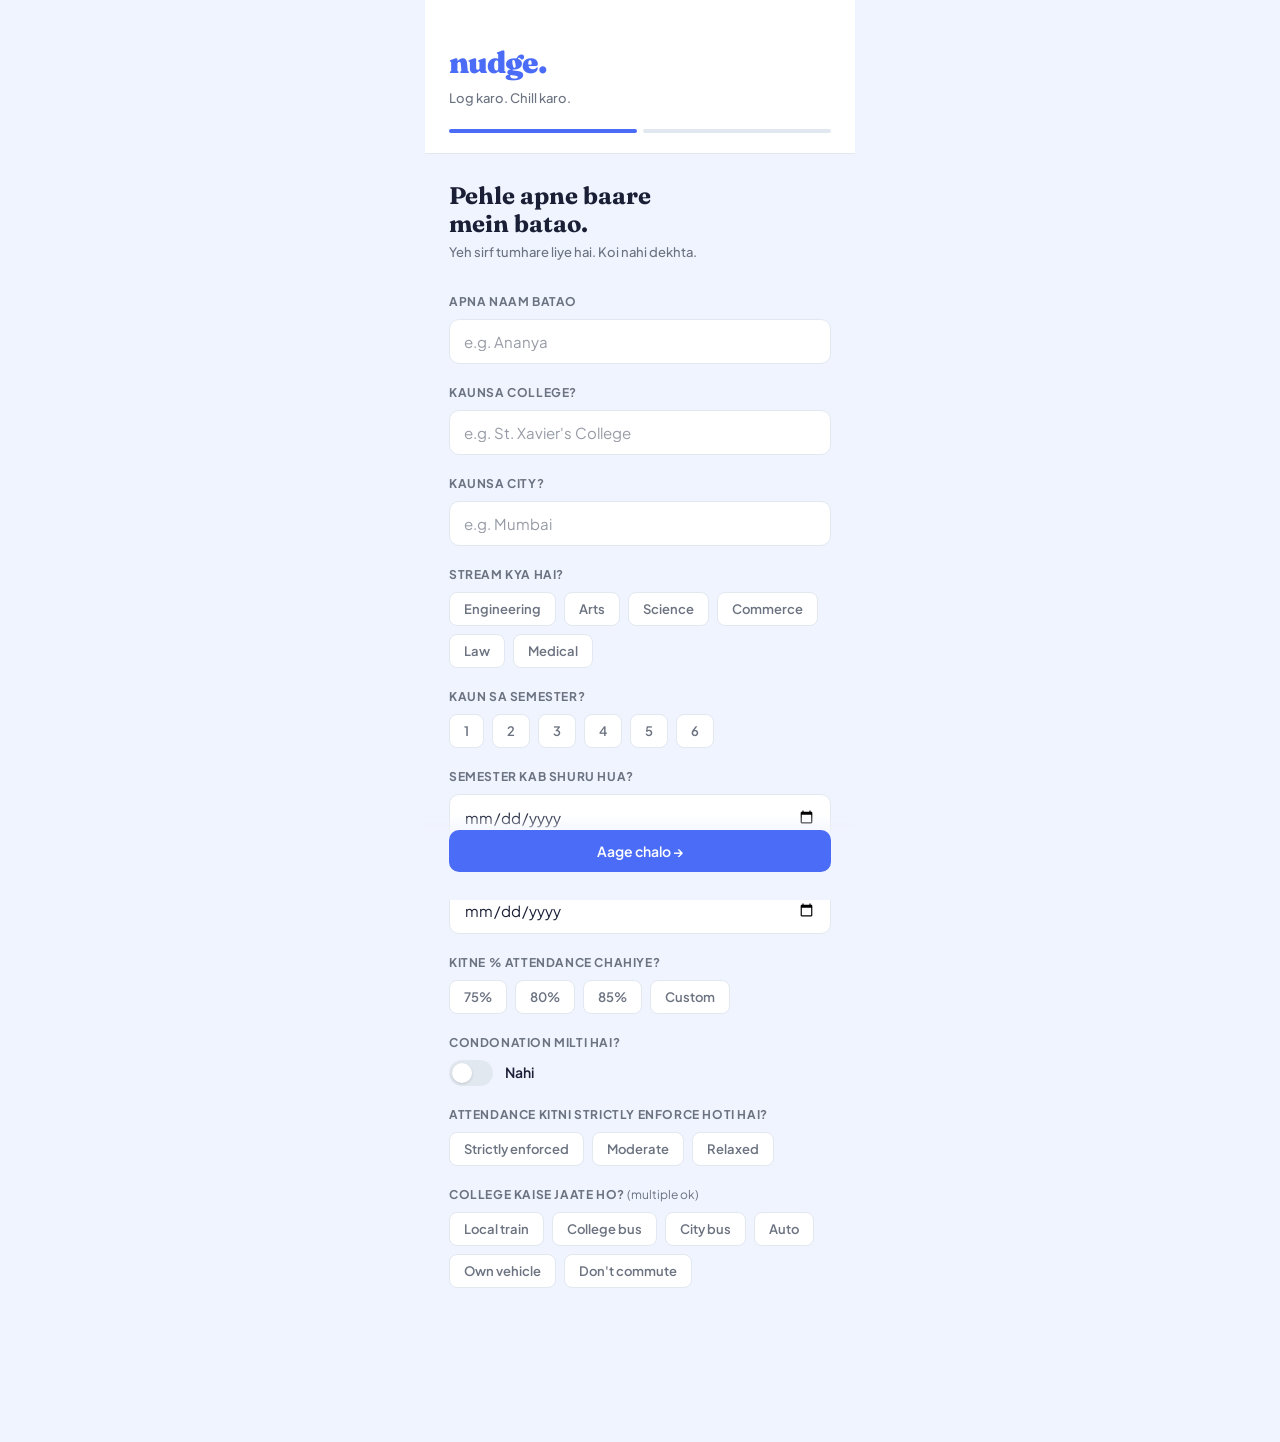
<file: index.html>
<!DOCTYPE html>
<html lang="en">
<head>
  <meta charset="UTF-8">
  <meta name="viewport" content="width=device-width, initial-scale=1.0, maximum-scale=1.0">
  <title>nudge. — Setup</title>
  <meta name="theme-color" content="#1A1F36">
  <meta name="apple-mobile-web-app-capable" content="yes">
  <link rel="stylesheet" href="shared.css">
  <style>
    /* ── Onboarding-specific styles ── */
    body { background: var(--bg); }

    .ob-shell {
      max-width: var(--app-width);
      margin: 0 auto;
      min-height: 100vh;
      display: flex;
      flex-direction: column;
    }

    /* sticky header */
    .ob-header {
      position: sticky;
      top: 0;
      z-index: 10;
      background: var(--surface);
      border-bottom: 1px solid var(--border);
      padding: 40px 24px 20px;
    }
    .ob-logo {
      font-family: var(--font-display);
      font-size: 30px;
      font-weight: 900;
      color: var(--primary);
      letter-spacing: -1px;
      margin-bottom: 4px;
    }
    .ob-tagline {
      font-size: 13px;
      color: var(--text-secondary);
      font-weight: 500;
      margin-bottom: 20px;
    }

    /* progress pills */
    .progress-bar {
      display: flex;
      gap: 6px;
    }
    .prog-seg {
      height: 4px;
      flex: 1;
      border-radius: 100px;
      background: var(--border);
      transition: background 0.35s;
    }
    .prog-seg.done { background: var(--primary); }

    /* body */
    .ob-body { padding: 28px 24px 48px; flex: 1; }

    .ob-step-title {
      font-family: var(--font-display);
      font-size: 24px;
      font-weight: 700;
      margin-bottom: 4px;
      line-height: 1.2;
    }
    .ob-step-sub {
      font-size: 13px;
      color: var(--text-secondary);
      margin-bottom: 30px;
      font-weight: 500;
    }

    /* subject rows in step 2 */
    .subject-row {
      background: var(--surface);
      border: 1px solid var(--border);
      border-radius: 12px;
      padding: 14px 16px;
      margin-bottom: 10px;
      display: flex;
      justify-content: space-between;
      align-items: center;
    }
    .subject-row-name  { font-weight: 700; font-size: 15px; }
    .subject-row-meta  { font-size: 12px; color: var(--text-secondary); margin-top: 2px; }
    .subject-row-del {
      background: none;
      border: none;
      cursor: pointer;
      color: var(--text-secondary);
      padding: 4px;
      border-radius: 6px;
      display: flex;
      transition: color 0.15s;
      flex-shrink: 0;
    }
    .subject-row-del:hover { color: var(--danger); }

    /* add-subject form panel */
    .add-subject-panel {
      background: #F8FAFF;
      border: 1.5px dashed var(--secondary);
      border-radius: 14px;
      padding: 20px;
      margin-top: 12px;
    }
    .add-subject-panel.collapsed { display: none; }

    .panel-toggle {
      width: 100%;
      display: flex;
      align-items: center;
      justify-content: center;
      gap: 8px;
      padding: 13px;
      border: 1.5px dashed var(--secondary);
      border-radius: 12px;
      background: #F8FAFF;
      font-family: var(--font-body);
      font-size: 14px;
      font-weight: 600;
      color: var(--primary);
      cursor: pointer;
      margin-top: 12px;
      transition: background 0.15s;
    }
    .panel-toggle:hover { background: #EEF1FF; }

    /* bottom CTA */
    .ob-footer {
      position: sticky;
      bottom: 0;
      background: linear-gradient(to top, var(--bg) 70%, transparent);
      padding: 16px 24px 28px;
    }

    /* error hint */
    .field-error {
      font-size: 12px;
      color: var(--danger);
      margin-top: 5px;
      font-weight: 600;
      display: none;
    }
    .field-error.show { display: block; }
  </style>
</head>
<body>
<div class="ob-shell" id="ob-shell">

  <!-- ── Header (sticky) ── -->
  <div class="ob-header">
    <div class="ob-logo">nudge.</div>
    <div class="ob-tagline">Log karo. Chill karo.</div>
    <div class="progress-bar">
      <div class="prog-seg" id="prog-0"></div>
      <div class="prog-seg" id="prog-1"></div>
    </div>
  </div>

  <!-- ── Body ── -->
  <div class="ob-body" id="ob-body"></div>

  <!-- ── Footer CTA ── -->
  <div class="ob-footer" id="ob-footer"></div>

</div>

<script src="shared.js"></script>
<script>
// ── If already onboarded, skip straight to dashboard ──
if (isOnboarded()) window.location.href = 'dashboard.html';

// ── State ──
const ob = {
  step: 0,
  profile: {},
  subjects: []   // { id, name, days[], lecturesPerWeek }
};

const STREAMS   = ['Engineering', 'Arts', 'Science', 'Commerce', 'Law', 'Medical'];
const COMMUTES  = ['Local train', 'College bus', 'City bus', 'Auto', 'Own vehicle', "Don't commute"];
const STRICTNESS= ['Strictly enforced', 'Moderate', 'Relaxed'];
const THRESH_OPTS = ['75%', '80%', '85%', 'Custom'];

// ── Render dispatcher ──
function render() {
  updateProgress();
  if (ob.step === 0) renderStep1();
  else               renderStep2();
}

function updateProgress() {
  document.getElementById('prog-0').classList.toggle('done', ob.step >= 0);
  document.getElementById('prog-1').classList.toggle('done', ob.step >= 1);
}

// ══════════════════════════════════
//  STEP 1
// ══════════════════════════════════
function renderStep1() {
  const p = ob.profile;
  const maxSem = p.stream === 'Engineering' ? 8 : 6;

  document.getElementById('ob-body').innerHTML = `
    <div class="ob-step-title">Pehle apne baare<br>mein batao.</div>
    <div class="ob-step-sub">Yeh sirf tumhare liye hai. Koi nahi dekhta.</div>

    <div class="form-group">
      <label class="form-label">Apna naam batao</label>
      <input class="input" id="f-name" placeholder="e.g. Ananya" value="${esc(p.name||'')}">
      <div class="field-error" id="err-name">Naam toh daalo!</div>
    </div>

    <div class="form-group">
      <label class="form-label">Kaunsa college?</label>
      <input class="input" id="f-college" placeholder="e.g. St. Xavier's College" value="${esc(p.college||'')}">
    </div>

    <div class="form-group">
      <label class="form-label">Kaunsa city?</label>
      <input class="input" id="f-city" placeholder="e.g. Mumbai" value="${esc(p.city||'')}">
    </div>

    <div class="form-group">
      <label class="form-label">Stream kya hai?</label>
      <div class="btn-group">
        ${STREAMS.map(s => `
          <button type="button" class="btn-group-item ${p.stream===s?'selected':''}"
            onclick="selectOne('stream','${s}',this.closest('.btn-group'))">${s}</button>
        `).join('')}
      </div>
      <div class="field-error" id="err-stream">Stream choose karo.</div>
    </div>

    <div class="form-group">
      <label class="form-label">Kaun sa semester?</label>
      <div class="btn-group">
        ${Array.from({length: maxSem}, (_,i)=>i+1).map(n=>`
          <button type="button" class="btn-group-item ${p.semester===n?'selected':''}"
            onclick="selectOnePrim('semester',${n},this.closest('.btn-group'))">${n}</button>
        `).join('')}
      </div>
      <div class="field-error" id="err-sem">Semester select karo.</div>
    </div>

    <div class="form-group">
      <label class="form-label">Semester kab shuru hua?</label>
      <input class="input" type="date" id="f-start" value="${p.startDate||''}">
      <div class="field-error" id="err-start">Start date daalo.</div>
    </div>

    <div class="form-group">
      <label class="form-label">Semester kab khatam hoga?</label>
      <input class="input" type="date" id="f-end" value="${p.endDate||''}">
      <div class="field-error" id="err-end">End date daalo.</div>
    </div>

    <div class="form-group">
      <label class="form-label">Kitne % attendance chahiye?</label>
      <div class="btn-group">
        ${THRESH_OPTS.map(t=>`
          <button type="button" class="btn-group-item ${p.threshType===t?'selected':''}"
            onclick="selectThresh('${t}',this.closest('.btn-group'))">${t}</button>
        `).join('')}
      </div>
      <div id="custom-thresh-wrap" style="margin-top:10px;${p.threshType==='Custom'?'':'display:none'}">
        <input class="input" type="number" id="f-custom-thresh" min="1" max="100"
          placeholder="Percentage daalo, e.g. 70" value="${p.customThresh||''}">
      </div>
      <div class="field-error" id="err-thresh">Threshold choose karo.</div>
    </div>

    <div class="form-group">
      <label class="form-label">Condonation milti hai?</label>
      <div class="toggle-wrap">
        <label class="toggle">
          <input type="checkbox" id="f-condonation" ${p.condonation?'checked':''}
            onchange="toggleCondonation(this.checked)">
          <span class="toggle-slider"></span>
        </label>
        <span class="toggle-label" id="cond-label">${p.condonation?'Haan':'Nahi'}</span>
      </div>
      <div id="cond-pts-wrap" style="margin-top:12px;${p.condonation?'':'display:none'}">
        <input class="input" type="number" id="f-cond-pts" min="1" max="20"
          placeholder="Kitne % ki chhoot? e.g. 5" value="${p.condonationPts||''}">
      </div>
    </div>

    <div class="form-group">
      <label class="form-label">Attendance kitni strictly enforce hoti hai?</label>
      <div class="btn-group">
        ${STRICTNESS.map(s=>`
          <button type="button" class="btn-group-item ${p.strictness===s?'selected':''}"
            onclick="selectOne('strictness','${s}',this.closest('.btn-group'))">${s}</button>
        `).join('')}
      </div>
    </div>

    <div class="form-group">
      <label class="form-label">College kaise jaate ho? <span style="font-weight:400;text-transform:none;letter-spacing:0">(multiple ok)</span></label>
      <div class="btn-group">
        ${COMMUTES.map(c=>`
          <button type="button" class="btn-group-item ${(p.commute||[]).includes(c)?'selected':''}"
            onclick="toggleCommute('${c}',this)">${c}</button>
        `).join('')}
      </div>
    </div>
  `;

  document.getElementById('ob-footer').innerHTML = `
    <button class="btn btn-primary btn-full" onclick="step1Next()">Aage chalo &rarr;</button>
  `;
}

// ── Selection helpers for step 1 ──
function selectOne(key, val, group) {
  ob.profile[key] = val;
  group.querySelectorAll('.btn-group-item').forEach(b => b.classList.toggle('selected', b.textContent === val));
  // stream change: re-render because semester count changes
  if (key === 'stream') render();
}
function selectOnePrim(key, val, group) {
  ob.profile[key] = val;
  group.querySelectorAll('.btn-group-item').forEach(b => b.classList.toggle('selected', +b.textContent === val));
}
function selectThresh(t, group) {
  ob.profile.threshType = t;
  group.querySelectorAll('.btn-group-item').forEach(b => b.classList.toggle('selected', b.textContent === t));
  document.getElementById('custom-thresh-wrap').style.display = t === 'Custom' ? 'block' : 'none';
}
function toggleCommute(c, btn) {
  if (!ob.profile.commute) ob.profile.commute = [];
  const idx = ob.profile.commute.indexOf(c);
  if (idx >= 0) ob.profile.commute.splice(idx, 1);
  else ob.profile.commute.push(c);
  btn.classList.toggle('selected', ob.profile.commute.includes(c));
}
function toggleCondonation(checked) {
  ob.profile.condonation = checked;
  document.getElementById('cond-label').textContent = checked ? 'Haan' : 'Nahi';
  document.getElementById('cond-pts-wrap').style.display = checked ? 'block' : 'none';
}

// ── Step 1 validation & advance ──
function step1Next() {
  // read all fields
  ob.profile.name      = document.getElementById('f-name').value.trim();
  ob.profile.college   = document.getElementById('f-college').value.trim();
  ob.profile.city      = document.getElementById('f-city').value.trim();
  ob.profile.startDate = document.getElementById('f-start').value;
  ob.profile.endDate   = document.getElementById('f-end').value;
  if (ob.profile.threshType === 'Custom') {
    ob.profile.customThresh = document.getElementById('f-custom-thresh').value;
  }
  if (ob.profile.condonation) {
    ob.profile.condonationPts = document.getElementById('f-cond-pts').value;
  }

  let ok = true;
  function err(id, show) { document.getElementById(id).classList.toggle('show', show); if(show) ok=false; }

  err('err-name',   !ob.profile.name);
  err('err-stream', !ob.profile.stream);
  err('err-sem',    !ob.profile.semester);
  err('err-start',  !ob.profile.startDate);
  err('err-end',    !ob.profile.endDate);
  err('err-thresh', !ob.profile.threshType || (ob.profile.threshType==='Custom' && !ob.profile.customThresh));

  if (!ok) {
    document.querySelector('.field-error.show')?.scrollIntoView({behavior:'smooth', block:'center'});
    return;
  }
  if (ob.profile.startDate >= ob.profile.endDate) {
    err('err-end', true);
    document.getElementById('err-end').textContent = 'End date start se pehle nahi ho sakti.';
    return;
  }

  ob.step = 1;
  render();
  window.scrollTo(0, 0);
}

// ══════════════════════════════════
//  STEP 2
// ══════════════════════════════════
let addPanelOpen = false;

function renderStep2() {
  const subjectsHtml = ob.subjects.map((s, i) => `
    <div class="subject-row">
      <div>
        <div class="subject-row-name">${esc(s.name)}</div>
        <div class="subject-row-meta">
          ${s.days.map(d => DAY_LABELS_SHORT[d]).join(', ')}
          &nbsp;·&nbsp; ${s.lecturesPerWeek} lecture${s.lecturesPerWeek>1?'s':''}/week
        </div>
      </div>
      <button class="subject-row-del" onclick="removeSubject(${i})" title="Remove">
        <svg viewBox="0 0 24 24" width="18" height="18" fill="none" stroke="currentColor" stroke-width="2" stroke-linecap="round">
          <path d="M18 6L6 18M6 6l12 12"/>
        </svg>
      </button>
    </div>
  `).join('');

  const panelHtml = ob.subjects.length < 12 ? `
    ${addPanelOpen ? `
    <div class="add-subject-panel" id="add-panel">
      <div class="form-group">
        <label class="form-label">Subject ka naam</label>
        <input class="input" id="ap-name" placeholder="e.g. Engineering Maths">
        <div class="field-error" id="ap-err-name">Naam toh daalo!</div>
      </div>
      <div class="form-group">
        <label class="form-label">Kaunse din hote hain?</label>
        <div class="day-checks">
          ${['Mon','Tue','Wed','Thu','Fri','Sat'].map(d=>`
            <label class="day-check-label" id="ap-dlbl-${d}" onclick="toggleDay(this,'${d}')">
              <input type="checkbox" value="${DAY_MAP[d]}"> ${d}
            </label>
          `).join('')}
        </div>
        <div class="field-error" id="ap-err-days">Kam se kam ek din choose karo.</div>
      </div>
      <div class="form-group" style="margin-bottom:16px">
        <label class="form-label">Lectures per week</label>
        <input class="input" type="number" id="ap-lpw" min="1" max="14" placeholder="e.g. 3">
        <div class="field-error" id="ap-err-lpw">Lectures per week daalo.</div>
      </div>
      <div style="display:flex;gap:10px">
        <button class="btn btn-ghost btn-sm" style="flex:1" onclick="closeAddPanel()">Cancel</button>
        <button class="btn btn-primary btn-sm" style="flex:1" onclick="addSubject()">Subject add karo</button>
      </div>
    </div>
    ` : `
    <button class="panel-toggle" onclick="openAddPanel()">
      <svg viewBox="0 0 24 24" width="18" height="18" fill="none" stroke="currentColor" stroke-width="2" stroke-linecap="round"><path d="M12 5v14M5 12h14"/></svg>
      Subject add karo
    </button>
    `}
  ` : '<p style="font-size:13px;color:var(--text-secondary);text-align:center;padding:16px 0">12 subjects ho gaye. Enough hai.</p>';

  document.getElementById('ob-body').innerHTML = `
    <div class="ob-step-title">Subjects add karo.</div>
    <div class="ob-step-sub">Ek ek karke. Baad mein bhi add kar sakte ho settings mein.</div>
    ${subjectsHtml}
    ${panelHtml}
    <div style="height:16px"></div>
  `;

  document.getElementById('ob-footer').innerHTML = ob.subjects.length > 0 ? `
    <button class="btn btn-primary btn-full" onclick="finishOnboarding()">
      Done. Dashboard dikhao.
    </button>
    <p style="text-align:center;font-size:12px;color:var(--text-secondary);margin-top:8px">
      ${ob.subjects.length} subject${ob.subjects.length===1?'':'s'} added
    </p>
  ` : `
    <button class="btn btn-ghost btn-full" disabled style="opacity:0.4;cursor:default">
      Pehle ek subject add karo
    </button>
  `;
}

function openAddPanel()  { addPanelOpen = true;  renderStep2(); document.getElementById('add-panel')?.scrollIntoView({behavior:'smooth'}); }
function closeAddPanel() { addPanelOpen = false; renderStep2(); }

function toggleDay(label, day) {
  const cb = label.querySelector('input');
  cb.checked = !cb.checked;
  label.classList.toggle('checked', cb.checked);
}

function addSubject() {
  const name = document.getElementById('ap-name').value.trim();
  const checked = document.querySelectorAll('.day-check-label.checked input');
  const days = Array.from(checked).map(c => +c.value);
  const lpw  = +document.getElementById('ap-lpw').value;

  let ok = true;
  function apErr(id, show, msg='') {
    const el = document.getElementById(id);
    el.classList.toggle('show', show);
    if (msg) el.textContent = msg;
    if (show) ok = false;
  }
  apErr('ap-err-name', !name);
  apErr('ap-err-days', days.length === 0);
  apErr('ap-err-lpw',  !lpw || lpw < 1, lpw < 1 ? 'Kam se kam 1 lecture per week.' : '');
  if (!ok) return;

  ob.subjects.push({ id: uid(), name, days, lecturesPerWeek: lpw });
  addPanelOpen = false;
  renderStep2();
}

function removeSubject(i) {
  ob.subjects.splice(i, 1);
  renderStep2();
}

// ── Finish onboarding ──
function finishOnboarding() {
  if (!ob.subjects.length) return;

  const p = ob.profile;
  const threshMap = { '75%': 75, '80%': 80, '85%': 85 };
  const threshold = p.threshType === 'Custom' ? +p.customThresh : threshMap[p.threshType];

  const state = {
    profile: {
      name:          p.name,
      college:       p.college || '',
      city:          p.city || '',
      stream:        p.stream || '',
      semester:      p.semester || 1,
      startDate:     p.startDate,
      endDate:       p.endDate,
      threshold:     threshold,
      thresholdType: p.threshType,
      condonation:   p.condonation || false,
      condonationPts:+( p.condonationPts || 0),
      strictness:    p.strictness || '',
      commute:       p.commute || []
    },
    subjects:     ob.subjects,
    logs:         {},
    plannerSkips: {}
  };

  saveState(state);
  window.location.href = 'dashboard.html';
}

// ── Escape helper ──
function esc(s) {
  return String(s).replace(/&/g,'&amp;').replace(/"/g,'&quot;').replace(/</g,'&lt;');
}

// ── Boot ──
render();
</script>
</body>
</html>
</file>
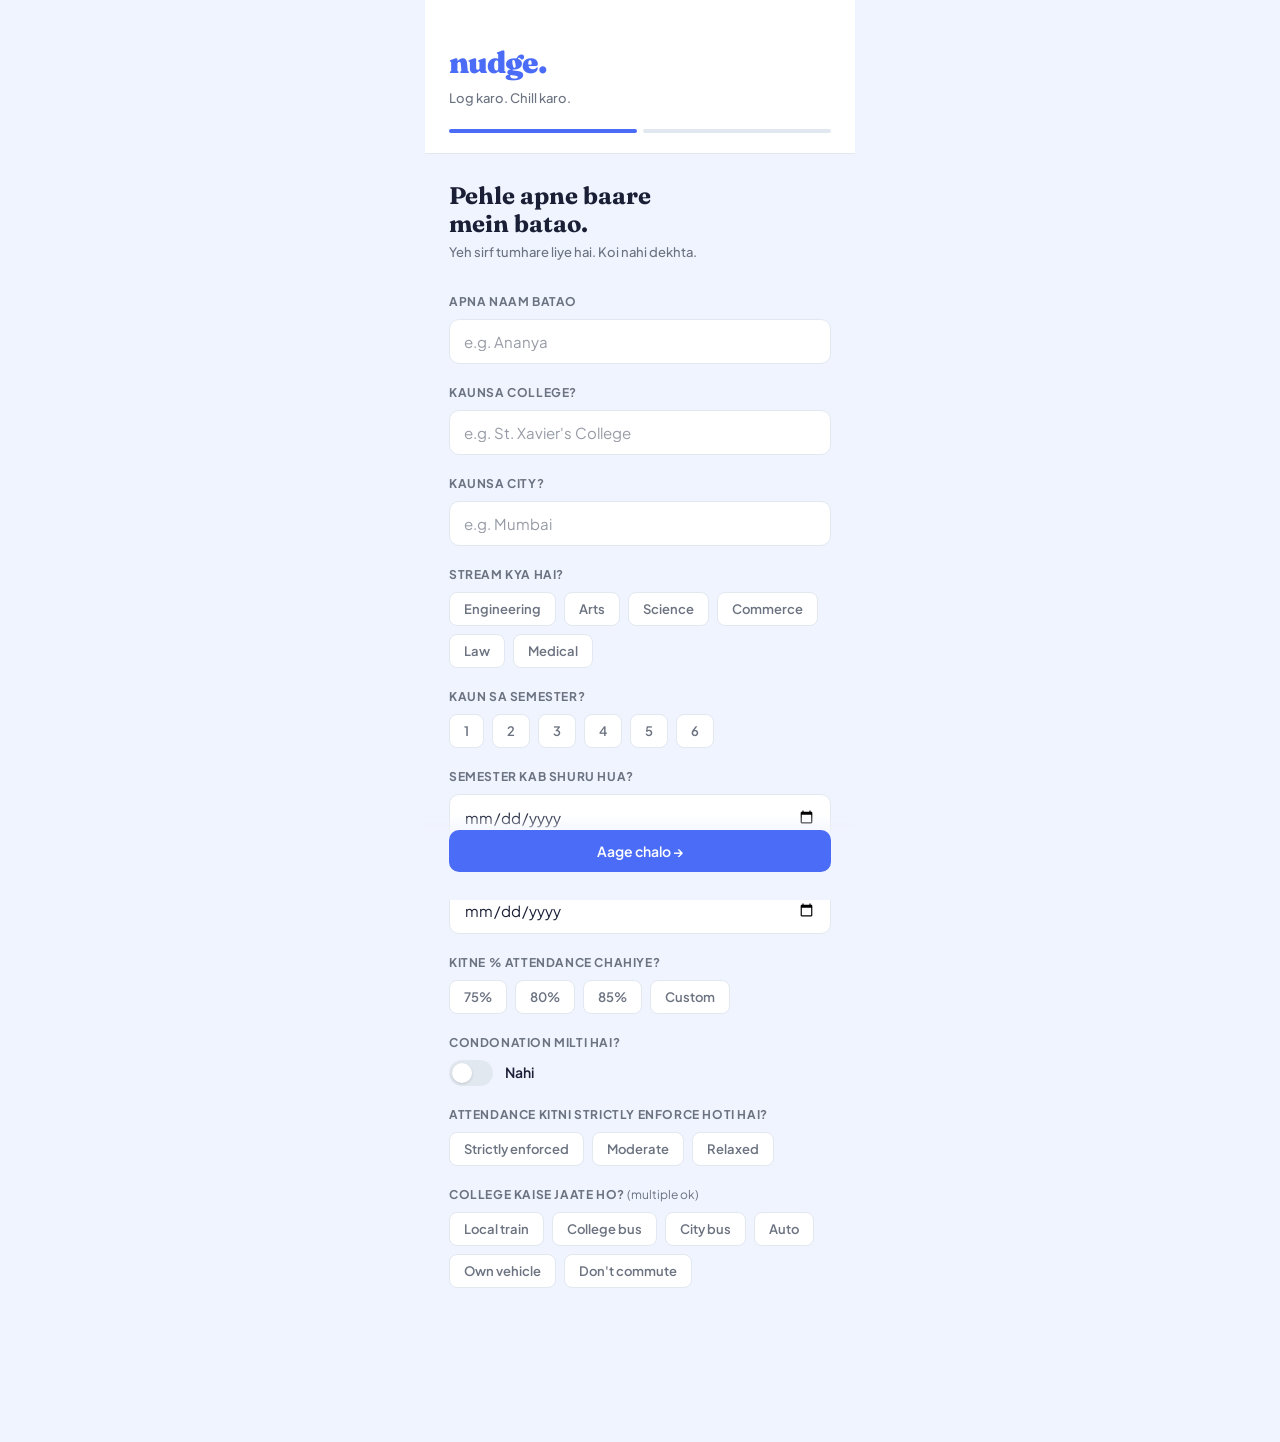
<file: dashboard.html>
<!DOCTYPE html>
<html lang="en">
<head>
  <meta charset="UTF-8">
  <meta name="viewport" content="width=device-width, initial-scale=1.0, maximum-scale=1.0">
  <title>nudge. — Dashboard</title>
  <meta name="theme-color" content="#1A1F36">
  <meta name="apple-mobile-web-app-capable" content="yes">
  <link rel="stylesheet" href="shared.css">
  <style>
    /* ── Greeting ── */
    .greeting-block {
      padding: 22px 16px 0;
    }
    .greeting-hi {
      font-size: 13px;
      font-weight: 500;
      color: var(--text-secondary);
      margin-bottom: 2px;
    }
    .greeting-name {
      font-family: var(--font-display);
      font-size: 26px;
      font-weight: 700;
      color: var(--text-primary);
      line-height: 1.15;
    }
    .greeting-roast {
      font-size: 13px;
      font-weight: 500;
      color: var(--text-secondary);
      margin-top: 6px;
      line-height: 1.5;
    }

    /* ── Big number block ── */
    .hero-block {
      display: flex;
      align-items: flex-end;
      justify-content: space-between;
      padding: 20px 16px 0;
      gap: 12px;
    }
    .hero-left { flex: 1; }
    .hero-label {
      font-size: 11px;
      font-weight: 700;
      letter-spacing: 0.8px;
      text-transform: uppercase;
      color: var(--text-secondary);
      margin-bottom: 2px;
    }
    .hero-pct {
      font-family: var(--font-display);
      font-size: 76px;
      font-weight: 900;
      line-height: 1;
      letter-spacing: -2px;
    }
    .hero-subject-name {
      font-size: 12px;
      font-weight: 600;
      color: var(--text-secondary);
      margin-top: 4px;
    }

    /* threshold pill */
    .threshold-pill {
      display: inline-flex;
      align-items: center;
      gap: 5px;
      padding: 5px 11px;
      border-radius: 100px;
      font-size: 12px;
      font-weight: 700;
      margin-bottom: 6px;
    }
    .threshold-pill.safe    { background: #DFFAEE; color: var(--success); }
    .threshold-pill.warning { background: #FEF9EC; color: var(--warning-text); }
    .threshold-pill.danger  { background: #FEECEC; color: var(--danger); }
    .threshold-dot {
      width: 7px; height: 7px;
      border-radius: 50%;
      background: currentColor;
    }

    /* summary line */
    .summary-line {
      font-size: 13px;
      font-weight: 600;
      color: var(--text-secondary);
      padding: 10px 16px 0;
    }
    .summary-line span {
      color: var(--text-primary);
      font-weight: 700;
    }

    /* ── Subject mini list ── */
    .subject-mini-list {
      margin: 16px 16px 0;
      background: var(--surface);
      border: 1px solid var(--border);
      border-radius: 14px;
      overflow: hidden;
    }
    .subject-mini-row {
      display: flex;
      align-items: center;
      padding: 11px 14px;
      gap: 10px;
      cursor: pointer;
      transition: background 0.12s;
    }
    .subject-mini-row:not(:last-child) {
      border-bottom: 1px solid var(--border);
    }
    .subject-mini-row:active { background: var(--bg); }
    .subject-mini-dot {
      width: 8px; height: 8px;
      border-radius: 50%;
      flex-shrink: 0;
    }
    .dot-safe    { background: var(--success); }
    .dot-warning { background: var(--warning); }
    .dot-danger  { background: var(--danger); }
    .dot-unknown { background: var(--border); }
    .subject-mini-name {
      flex: 1;
      font-size: 13px;
      font-weight: 600;
      color: var(--text-primary);
      white-space: nowrap;
      overflow: hidden;
      text-overflow: ellipsis;
    }
    .subject-mini-pct {
      font-size: 13px;
      font-weight: 700;
      flex-shrink: 0;
    }
    .subject-mini-budget {
      font-size: 11px;
      color: var(--text-secondary);
      flex-shrink: 0;
      font-weight: 500;
    }

    /* ── Today's classes ── */
    .today-section-header {
      display: flex;
      align-items: center;
      justify-content: space-between;
      margin: 22px 16px 10px;
    }
    .today-section-title {
      font-family: var(--font-display);
      font-size: 18px;
      font-weight: 700;
    }
    .today-date-label {
      font-size: 12px;
      color: var(--text-secondary);
      font-weight: 500;
    }

    /* class card */
    .class-card {
      margin: 0 16px 10px;
      background: var(--surface);
      border: 1px solid var(--border);
      border-radius: 14px;
      overflow: hidden;
      transition: border-color 0.2s;
    }
    .class-card.logged-P { border-color: var(--success); }
    .class-card.logged-A { border-color: var(--danger); }
    .class-card.logged-C { border-color: var(--warning); }

    .class-card-top {
      display: flex;
      align-items: center;
      justify-content: space-between;
      padding: 14px 16px 12px;
    }
    .class-card-name {
      font-weight: 700;
      font-size: 16px;
      color: var(--text-primary);
    }
    .class-card-pct {
      font-size: 13px;
      font-weight: 700;
    }

    /* logged confirmation bar */
    .class-logged-bar {
      display: flex;
      align-items: center;
      justify-content: space-between;
      padding: 10px 16px;
      border-top: 1px solid var(--border);
      font-size: 13px;
      font-weight: 600;
    }
    .class-logged-bar.bar-P { background: #DFFAEE; color: var(--success); }
    .class-logged-bar.bar-A { background: #FEECEC; color: var(--danger); }
    .class-logged-bar.bar-C { background: #FEF9EC; color: var(--warning-text); }
    .class-logged-undo {
      background: none;
      border: none;
      font-family: var(--font-body);
      font-size: 12px;
      font-weight: 700;
      cursor: pointer;
      opacity: 0.6;
      color: inherit;
    }
    .class-logged-undo:hover { opacity: 1; }

    /* action buttons */
    .class-card-actions {
      display: flex;
      border-top: 1px solid var(--border);
    }
    .log-btn {
      flex: 1;
      padding: 13px 6px;
      border: none;
      background: none;
      font-family: var(--font-body);
      font-size: 13px;
      font-weight: 700;
      cursor: pointer;
      color: var(--text-secondary);
      transition: background 0.15s, color 0.15s;
      line-height: 1;
    }
    .log-btn:not(:last-child) { border-right: 1px solid var(--border); }
    .log-btn:hover { background: var(--bg); }
    .log-btn:active { opacity: 0.7; }

    /* no classes today */
    .no-classes-today {
      margin: 0 16px;
      background: var(--surface);
      border: 1px solid var(--border);
      border-radius: 14px;
      padding: 28px 20px;
      text-align: center;
    }
    .no-classes-icon {
      font-family: var(--font-display);
      font-size: 32px;
      font-weight: 900;
      color: var(--border);
      margin-bottom: 8px;
    }
    .no-classes-title {
      font-weight: 700;
      font-size: 15px;
      color: var(--text-primary);
      margin-bottom: 4px;
    }
    .no-classes-sub {
      font-size: 13px;
      color: var(--text-secondary);
    }

    /* no subjects at all */
    .setup-prompt {
      margin: 24px 16px;
      background: var(--surface);
      border: 1px solid var(--border);
      border-radius: 16px;
      padding: 28px 20px;
      text-align: center;
    }
    .setup-prompt-title {
      font-family: var(--font-display);
      font-size: 20px;
      font-weight: 700;
      margin-bottom: 8px;
    }
    .setup-prompt-sub {
      font-size: 13px;
      color: var(--text-secondary);
      margin-bottom: 20px;
      line-height: 1.6;
    }
  </style>
</head>
<body>
<div id="app">

  <!-- Marquee -->
  <div class="marquee-bar">
    <div class="marquee-inner" id="marquee-inner"></div>
  </div>

  <!-- Scroll content -->
  <div class="view-content" id="main"></div>

  <!-- Bottom nav -->
  <nav class="bottom-nav">
    <a class="nav-btn active" href="dashboard.html" data-page="dashboard">
      <svg viewBox="0 0 24 24"><rect x="3" y="3" width="7" height="7" rx="1.5"/><rect x="14" y="3" width="7" height="7" rx="1.5"/><rect x="3" y="14" width="7" height="7" rx="1.5"/><rect x="14" y="14" width="7" height="7" rx="1.5"/></svg>
      Dashboard
    </a>
    <a class="nav-btn" href="subjects.html" data-page="subjects">
      <svg viewBox="0 0 24 24"><path d="M4 6h16M4 12h16M4 18h10"/></svg>
      Subjects
    </a>
    <a class="nav-btn" href="calendar.html" data-page="calendar">
      <svg viewBox="0 0 24 24"><rect x="3" y="4" width="18" height="18" rx="2"/><path d="M16 2v4M8 2v4M3 10h18"/></svg>
      Calendar
    </a>
    <a class="nav-btn" href="planner.html" data-page="planner">
      <svg viewBox="0 0 24 24"><path d="M9 5H7a2 2 0 00-2 2v12a2 2 0 002 2h10a2 2 0 002-2V7a2 2 0 00-2-2h-2"/><rect x="9" y="3" width="6" height="4" rx="1"/><path d="M9 12h6M9 16h4"/></svg>
      Planner
    </a>
    <a class="nav-btn" href="settings.html" data-page="settings">
      <svg viewBox="0 0 24 24"><circle cx="12" cy="8" r="4"/><path d="M4 20c0-4 3.6-7 8-7s8 3 8 7"/></svg>
      Settings
    </a>
  </nav>

</div>

<script src="shared.js"></script>
<script>
  requireOnboarded();

  // ── Setup marquee ──
  const MARQUEE_MSGS = ['Log karo. Chill karo.', 'We just keep count.', 'How many classes today?'];
  const inner = document.getElementById('marquee-inner');
  const doubled = [...MARQUEE_MSGS, ...MARQUEE_MSGS].map(m => `<span>${m}</span>`).join('');
  inner.innerHTML = doubled;

  // ── Load state ──
  const state = loadState();
  const today = todayStr();
  const threshold = state.profile.threshold;

  // ── Helpers ──
  function pctColorVal(pct) {
    if (pct === null) return 'var(--text-secondary)';
    if (pct >= threshold) return 'var(--success)';
    if (pct >= threshold - 10) return 'var(--warning-text)';
    return 'var(--danger)';
  }

  function statusFromPct(pct) {
    if (pct === null) return 'unknown';
    if (pct >= threshold) return 'safe';
    if (pct >= threshold - 10) return 'warning';
    return 'danger';
  }

  // ── Worst subject ──
  function getWorstSubject() {
    if (!state.subjects.length) return null;
    let worst = null, worstPct = Infinity;
    for (const s of state.subjects) {
      const st = getSubjectStats(s, state);
      const p = st.pct ?? 100;
      if (p < worstPct) { worstPct = p; worst = { subject: s, stats: st }; }
    }
    return worst;
  }

  // ── Greeting ──
  function greetingWord() {
    const h = new Date().getHours();
    if (h < 12) return 'Good morning';
    if (h < 17) return 'Good afternoon';
    return 'Good evening';
  }

  // ── Log a class ──
  function logClass(subjectId, status) {
    if (!state.logs[today]) state.logs[today] = {};
    const current = state.logs[today][subjectId];
    if (current === status) {
      delete state.logs[today][subjectId];
    } else {
      state.logs[today][subjectId] = status;
    }
    saveState(state);
    render();
  }

  function undoLog(subjectId) {
    if (state.logs[today]) delete state.logs[today][subjectId];
    saveState(state);
    render();
  }

  // ── Render ──
  function render() {
    const main = document.getElementById('main');
    const overall = getOverallStats(state);
    const worst = getWorstSubject();
    const roast = getSessionRoast(state);
    const todaySubjects = getTodaySubjects(state);
    const todayLogs = state.logs[today] || {};
    const profile = state.profile;

    // date label
    const dateLabel = parseDate(today).toLocaleDateString('en-IN', {
      weekday: 'long', day: 'numeric', month: 'long'
    });

    // ── Greeting block ──
    const greetingHtml = `
      <div class="greeting-block">
        <div class="greeting-hi">${greetingWord()},</div>
        <div class="greeting-name">${profile.name}.</div>
        <div class="greeting-roast">${roast}</div>
      </div>
    `;

    // ── Hero number — worst subject ──
    let heroHtml = '';
    if (!state.subjects.length) {
      heroHtml = '';
    } else if (worst) {
      const { stats, subject } = worst;
      const status = statusFromPct(stats.pct);
      const pillClass = status === 'safe' ? 'safe' : status === 'warning' ? 'warning' : 'danger';
      const pillLabel = status === 'safe' ? `${stats.bunkBudget} bunks left` :
                        status === 'warning' ? 'Getting close' : `${stats.recovery} to recover`;

      heroHtml = `
        <div class="hero-block">
          <div class="hero-left">
            <div class="hero-label">Weakest subject</div>
            <div class="hero-pct" style="color:${pctColorVal(stats.pct)}">${stats.pct !== null ? stats.pct + '%' : '—'}</div>
            <div class="hero-subject-name">${subject.name}</div>
          </div>
          <div style="text-align:right;padding-bottom:10px">
            <div class="threshold-pill ${pillClass}">
              <div class="threshold-dot"></div>
              ${pillLabel}
            </div>
            <div style="font-size:11px;color:var(--text-secondary);font-weight:500">
              Overall: <strong style="color:${pctColorVal(overall.pct)}">${overall.pct !== null ? overall.pct + '%' : '—'}</strong>
            </div>
          </div>
        </div>
      `;
    }

    // ── Summary line ──
    const summaryLine = getSummaryLine(state);
    const summaryHtml = summaryLine ? `<div class="summary-line">${summaryLine}</div>` : '';

    // ── Subject mini breakdown ──
    let miniHtml = '';
    if (state.subjects.length) {
      const rows = state.subjects.map(s => {
        const st = getSubjectStats(s, state);
        const dotClass = st.status === 'safe' ? 'dot-safe' :
                         st.status === 'warning' ? 'dot-warning' :
                         st.status === 'danger' ? 'dot-danger' : 'dot-unknown';
        const budgetLabel = st.pct === null ? 'No data' :
                            st.status === 'safe' ? `${st.bunkBudget} left` :
                            st.recovery > 0 ? `Need ${st.recovery}` : 'At limit';
        return `
          <div class="subject-mini-row" onclick="window.location.href='subjects.html'">
            <div class="subject-mini-dot ${dotClass}"></div>
            <div class="subject-mini-name">${s.name}</div>
            <div class="subject-mini-budget">${budgetLabel}</div>
            <div class="subject-mini-pct" style="color:${pctColorVal(st.pct)}">${st.pct !== null ? st.pct + '%' : '—'}</div>
          </div>
        `;
      }).join('');
      miniHtml = `<div class="subject-mini-list">${rows}</div>`;
    }

    // ── Today's classes ──
    let todayHtml = '';
    if (!state.subjects.length) {
      todayHtml = `
        <div class="setup-prompt">
          <div class="setup-prompt-title">No subjects yet.</div>
          <div class="setup-prompt-sub">Add your subjects and we'll start tracking. Takes about 2 minutes.</div>
          <a href="subjects.html" class="btn btn-primary">Add subjects</a>
        </div>
      `;
    } else if (!todaySubjects.length) {
      todayHtml = `
        <div class="no-classes-today">
          <div class="no-classes-icon">—</div>
          <div class="no-classes-title">No classes today.</div>
          <div class="no-classes-sub">Enjoy it. You've earned it.</div>
        </div>
      `;
    } else {
      const allLogged = todaySubjects.every(s => todayLogs[s.id]);
      todayHtml = todaySubjects.map(s => {
        const log = todayLogs[s.id];
        const st = getSubjectStats(s, state);

        const loggedLabels = { P: 'Marked present', A: 'Marked absent', C: 'Marked cancelled' };
        const loggedBar = log ? `
          <div class="class-logged-bar bar-${log}">
            <span>${loggedLabels[log]}</span>
            <button class="class-logged-undo" onclick="event.stopPropagation();undoLog('${s.id}')">Undo</button>
          </div>
        ` : `
          <div class="class-card-actions">
            <button class="log-btn" onclick="logClass('${s.id}','P')">Present</button>
            <button class="log-btn" onclick="logClass('${s.id}','A')">Absent</button>
            <button class="log-btn" onclick="logClass('${s.id}','C')">Cancelled</button>
          </div>
        `;

        return `
          <div class="class-card ${log ? 'logged-'+log : ''}">
            <div class="class-card-top">
              <div class="class-card-name">${s.name}</div>
              <div class="class-card-pct" style="color:${pctColorVal(st.pct)}">${st.pct !== null ? st.pct + '%' : '—'}</div>
            </div>
            ${loggedBar}
          </div>
        `;
      }).join('');

      if (allLogged) {
        const notLogged = todaySubjects.filter(s => !todayLogs[s.id]).length;
        todayHtml += `
          <div style="text-align:center;padding:8px 16px 4px;font-size:13px;color:var(--text-secondary);font-weight:500">
            All classes logged for today.
          </div>
        `;
      }
    }

    main.innerHTML = `
      ${greetingHtml}
      ${heroHtml}
      ${summaryHtml}
      ${miniHtml}
      <div class="today-section-header">
        <div class="today-section-title">Today's classes</div>
        <div class="today-date-label">${dateLabel}</div>
      </div>
      ${todayHtml}
      <div style="height:8px"></div>
    `;
  }

  render();
</script>
</body>
</html>
</file>
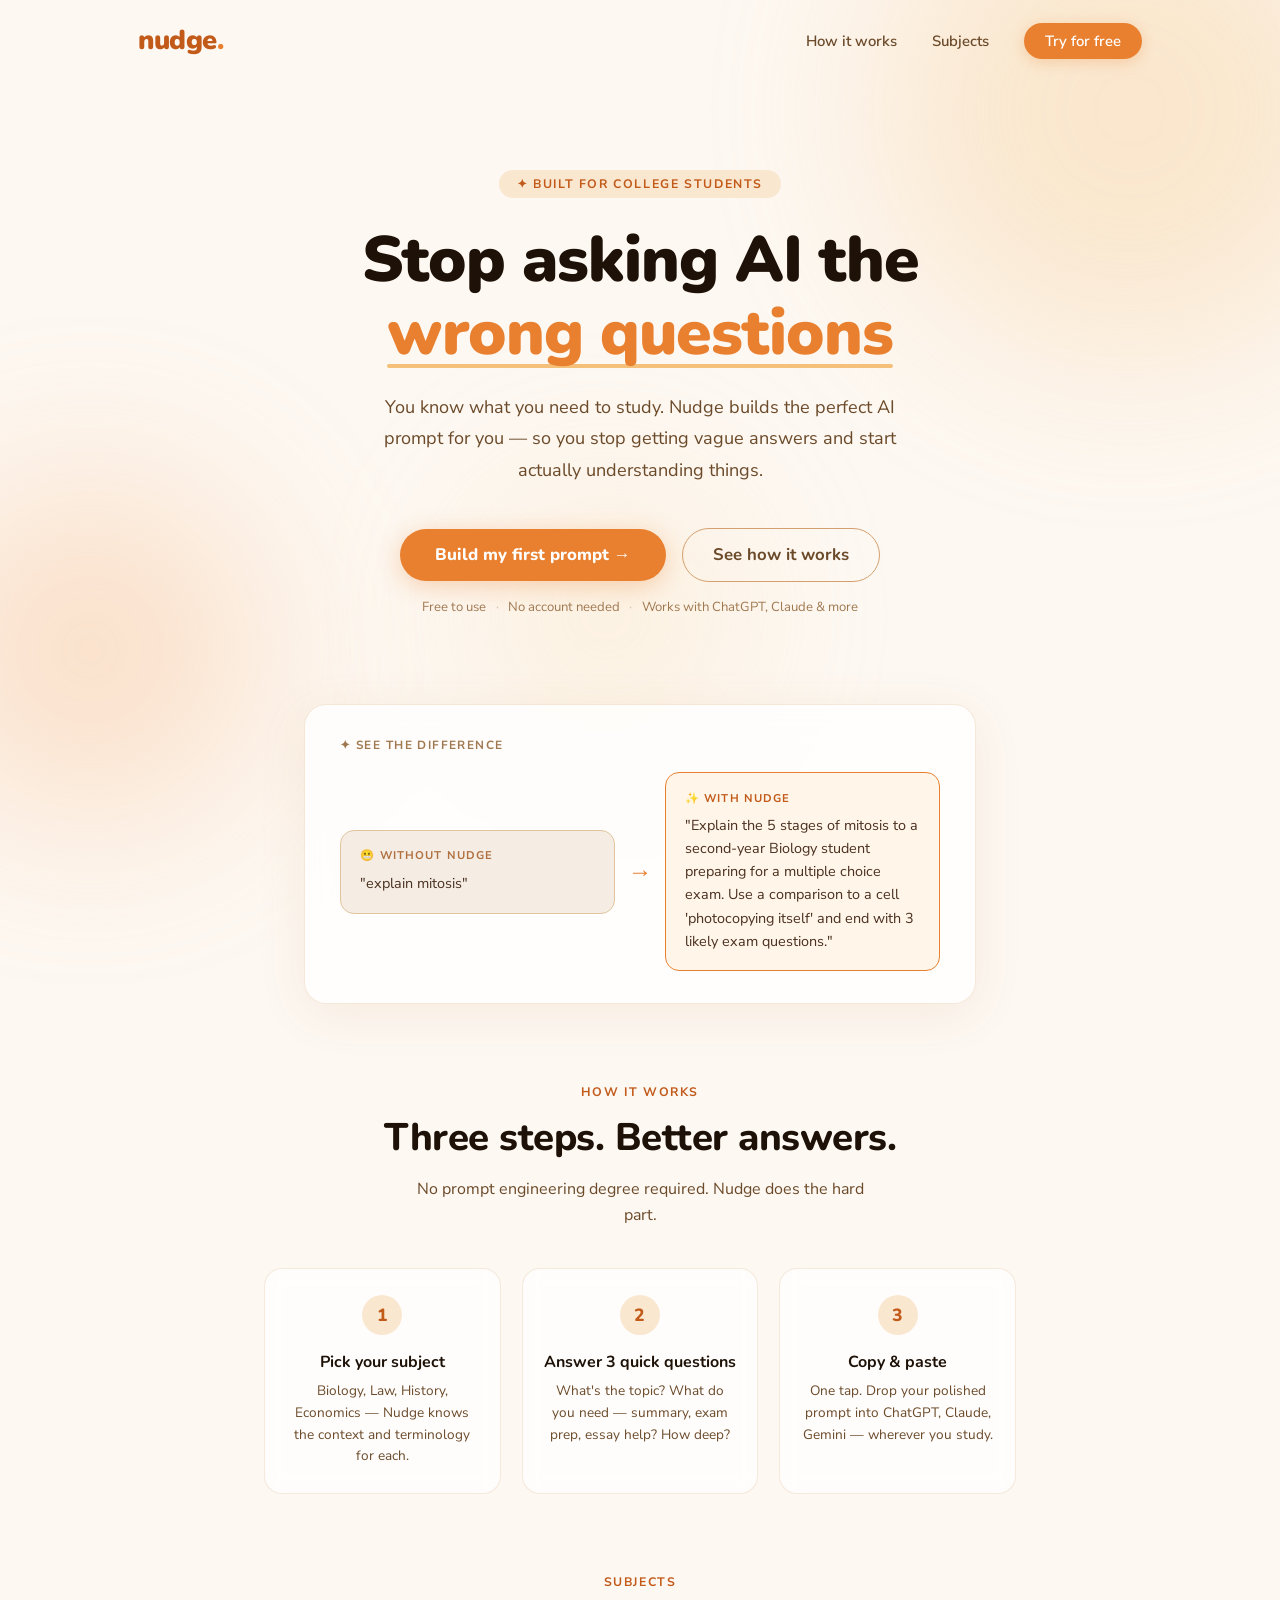
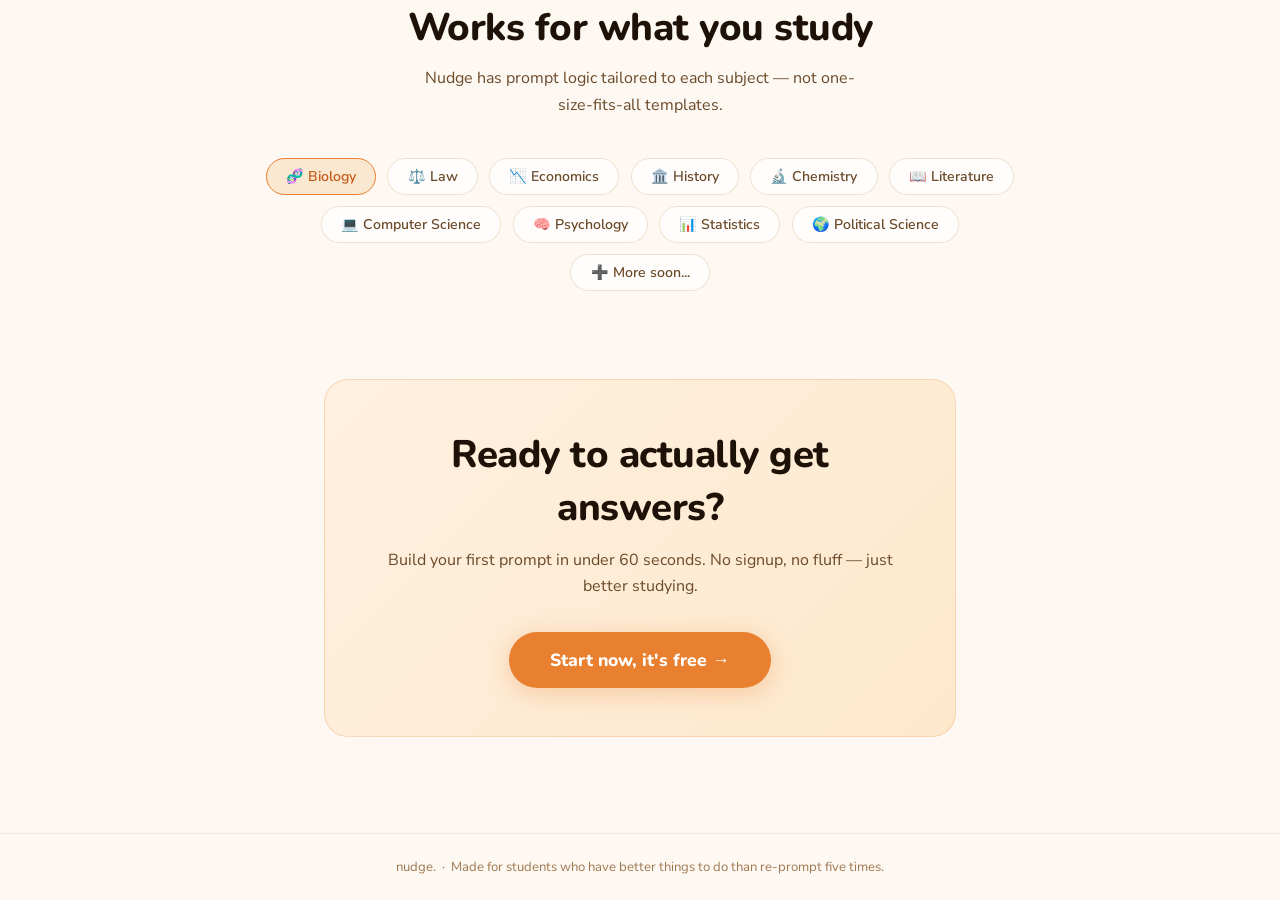
<file: nudge.html>
<!DOCTYPE html>
<html lang="en">
<head>
<meta charset="UTF-8">
<meta name="viewport" content="width=device-width, initial-scale=1.0">
<title>Nudge — Better Prompts for Students</title>
<link href="https://fonts.googleapis.com/css2?family=Nunito:wght@400;500;600;700;800;900&family=Nunito+Sans:wght@400;500;600&display=swap" rel="stylesheet">
<style>
  *, *::before, *::after { box-sizing: border-box; margin: 0; padding: 0; }

  :root {
    --cream: #FDF8F2;
    --orange: #E88030;
    --orange-dark: #C25A1A;
    --orange-light: #FAE7D0;
    --brown-deep: #1E1208;
    --brown-mid: #6B4A2A;
    --brown-light: #A07850;
    --sand: #F5EDE4;
  }

  html { scroll-behavior: smooth; }

  body {
    font-family: 'Nunito Sans', sans-serif;
    background: var(--cream);
    color: var(--brown-deep);
    min-height: 100vh;
    overflow-x: hidden;
  }

  /* ── Blobs ── */
  .blob {
    position: fixed;
    border-radius: 50%;
    filter: blur(90px);
    opacity: 0.30;
    pointer-events: none;
    z-index: 0;
  }
  .blob-1 { width: 500px; height: 500px; background: #F5C07A; top: -140px; right: -100px; }
  .blob-2 { width: 340px; height: 340px; background: #F7A96B; bottom: 80px; left: -80px; }
  .blob-3 { width: 240px; height: 240px; background: #FBD9A5; top: 55%; left: 38%; }

  /* ── Nav ── */
  nav {
    position: relative;
    z-index: 20;
    display: flex;
    justify-content: space-between;
    align-items: center;
    padding: 1.4rem 3rem;
    max-width: 1100px;
    margin: 0 auto;
  }

  .logo {
    font-family: 'Nunito', sans-serif;
    font-size: 1.7rem;
    font-weight: 900;
    color: var(--orange-dark);
    letter-spacing: -0.5px;
    text-decoration: none;
  }
  .logo span { color: var(--orange); }

  .nav-links {
    display: flex;
    gap: 2.2rem;
    list-style: none;
    align-items: center;
  }
  .nav-links a {
    text-decoration: none;
    font-size: 0.93rem;
    font-weight: 600;
    color: var(--brown-mid);
    transition: color 0.2s;
  }
  .nav-links a:hover { color: var(--orange-dark); }

  .btn-nav {
    background: var(--orange);
    color: #fff !important;
    padding: 0.52rem 1.3rem;
    border-radius: 999px;
    transition: background 0.2s !important;
    box-shadow: 0 3px 14px rgba(232,128,48,0.28);
  }
  .btn-nav:hover { background: var(--orange-dark) !important; }

  /* ── Hero ── */
  .hero {
    position: relative;
    z-index: 5;
    text-align: center;
    padding: 5.5rem 1.5rem 2.5rem;
    max-width: 800px;
    margin: 0 auto;
  }

  .eyebrow {
    display: inline-block;
    font-size: 0.77rem;
    font-weight: 700;
    letter-spacing: 0.13em;
    text-transform: uppercase;
    color: var(--orange-dark);
    background: var(--orange-light);
    padding: 0.38rem 1.1rem;
    border-radius: 999px;
    margin-bottom: 1.6rem;
  }

  h1 {
    font-family: 'Nunito', sans-serif;
    font-size: clamp(2.6rem, 5.5vw, 4rem);
    font-weight: 900;
    line-height: 1.15;
    color: var(--brown-deep);
    margin-bottom: 1.3rem;
    letter-spacing: -1px;
  }

  h1 em {
    font-style: normal;
    color: var(--orange);
    position: relative;
    display: inline-block;
  }
  h1 em::after {
    content: '';
    position: absolute;
    bottom: 3px;
    left: 0;
    width: 100%;
    height: 4px;
    background: #F5C07A;
    border-radius: 2px;
    z-index: -1;
  }

  .subtitle {
    font-size: 1.13rem;
    line-height: 1.75;
    color: var(--brown-mid);
    max-width: 540px;
    margin: 0 auto 2.6rem;
  }

  .hero-actions {
    display: flex;
    justify-content: center;
    align-items: center;
    gap: 1rem;
    flex-wrap: wrap;
    margin-bottom: 1rem;
  }

  .btn-primary {
    background: var(--orange);
    color: #fff;
    border: none;
    padding: 0.9rem 2.2rem;
    border-radius: 999px;
    font-family: 'Nunito', sans-serif;
    font-size: 1.05rem;
    font-weight: 800;
    cursor: pointer;
    transition: background 0.2s, transform 0.15s;
    box-shadow: 0 5px 24px rgba(232, 128, 48, 0.32);
    text-decoration: none;
    display: inline-block;
  }
  .btn-primary:hover { background: var(--orange-dark); transform: translateY(-2px); }

  .btn-secondary {
    background: transparent;
    color: var(--brown-mid);
    border: 1.5px solid #D4A070;
    padding: 0.9rem 1.9rem;
    border-radius: 999px;
    font-family: 'Nunito', sans-serif;
    font-size: 1.05rem;
    font-weight: 700;
    cursor: pointer;
    transition: all 0.2s;
    text-decoration: none;
    display: inline-block;
  }
  .btn-secondary:hover { background: var(--orange-light); border-color: var(--orange-dark); color: var(--orange-dark); }

  .trust-line {
    font-size: 0.82rem;
    color: var(--brown-light);
    margin-top: 0.7rem;
  }
  .trust-line span { margin: 0 0.4rem; opacity: 0.4; }

  /* ── Demo Card ── */
  .demo-wrap {
    position: relative;
    z-index: 5;
    max-width: 720px;
    margin: 3rem auto 0;
    padding: 0 1.5rem;
  }

  .demo-card {
    background: rgba(255,255,255,0.78);
    backdrop-filter: blur(16px);
    -webkit-backdrop-filter: blur(16px);
    border: 1.5px solid rgba(210,150,90,0.22);
    border-radius: 22px;
    padding: 2rem 2.2rem;
    box-shadow: 0 10px 50px rgba(180,100,30,0.09);
  }

  .demo-label {
    font-size: 0.74rem;
    font-weight: 700;
    letter-spacing: 0.12em;
    text-transform: uppercase;
    color: var(--brown-light);
    margin-bottom: 1.2rem;
  }

  .before-after {
    display: grid;
    grid-template-columns: 1fr auto 1fr;
    gap: 0.8rem;
    align-items: center;
  }

  .ba-block {
    border-radius: 14px;
    padding: 1.1rem 1.2rem;
  }
  .ba-block.before {
    background: #F5EDE4;
    border: 1px solid #E0C4A0;
  }
  .ba-block.after {
    background: #FFF5E8;
    border: 1.5px solid var(--orange);
  }

  .ba-tag {
    font-size: 0.7rem;
    font-weight: 700;
    text-transform: uppercase;
    letter-spacing: 0.1em;
    margin-bottom: 0.55rem;
    display: block;
  }
  .before .ba-tag { color: #B07040; }
  .after .ba-tag { color: var(--orange-dark); }

  .ba-text {
    font-size: 0.9rem;
    line-height: 1.6;
    color: #4A3020;
  }

  .ba-arrow {
    font-size: 1.5rem;
    color: var(--orange);
    text-align: center;
    flex-shrink: 0;
  }

  /* ── How it works ── */
  .section {
    position: relative;
    z-index: 5;
    max-width: 800px;
    margin: 5rem auto 0;
    padding: 0 1.5rem;
    text-align: center;
  }

  .section-label {
    font-size: 0.77rem;
    font-weight: 700;
    letter-spacing: 0.13em;
    text-transform: uppercase;
    color: var(--orange-dark);
    margin-bottom: 0.7rem;
    display: block;
  }

  h2 {
    font-family: 'Nunito', sans-serif;
    font-size: clamp(1.7rem, 3.5vw, 2.4rem);
    font-weight: 800;
    color: var(--brown-deep);
    margin-bottom: 0.7rem;
    letter-spacing: -0.5px;
  }

  .section-sub {
    font-size: 1rem;
    color: var(--brown-mid);
    max-width: 460px;
    margin: 0 auto 2.5rem;
    line-height: 1.65;
  }

  .steps {
    display: grid;
    grid-template-columns: repeat(auto-fit, minmax(200px, 1fr));
    gap: 1.3rem;
    margin-top: 1rem;
  }

  .step-card {
    background: rgba(255,255,255,0.72);
    border: 1px solid rgba(200,140,80,0.18);
    border-radius: 18px;
    padding: 1.6rem 1.3rem;
    text-align: center;
    backdrop-filter: blur(10px);
    transition: transform 0.2s, box-shadow 0.2s;
  }
  .step-card:hover { transform: translateY(-4px); box-shadow: 0 12px 36px rgba(180,100,30,0.1); }

  .step-num {
    width: 40px;
    height: 40px;
    background: var(--orange-light);
    color: var(--orange-dark);
    border-radius: 50%;
    font-family: 'Nunito', sans-serif;
    font-size: 1.1rem;
    font-weight: 800;
    display: flex;
    align-items: center;
    justify-content: center;
    margin: 0 auto 1rem;
  }

  .step-title {
    font-family: 'Nunito', sans-serif;
    font-size: 1rem;
    font-weight: 700;
    color: var(--brown-deep);
    margin-bottom: 0.45rem;
  }

  .step-desc {
    font-size: 0.85rem;
    color: var(--brown-mid);
    line-height: 1.6;
  }

  /* ── Subjects ── */
  .subjects-section {
    position: relative;
    z-index: 5;
    max-width: 800px;
    margin: 5rem auto 0;
    padding: 0 1.5rem;
    text-align: center;
  }

  .subjects-grid {
    display: flex;
    flex-wrap: wrap;
    gap: 0.7rem;
    justify-content: center;
    margin-top: 1.5rem;
  }

  .subject-pill {
    background: rgba(255,255,255,0.75);
    border: 1px solid rgba(200,140,80,0.25);
    border-radius: 999px;
    padding: 0.5rem 1.2rem;
    font-size: 0.88rem;
    font-weight: 600;
    color: var(--brown-mid);
    cursor: pointer;
    transition: all 0.18s;
    backdrop-filter: blur(6px);
  }
  .subject-pill:hover, .subject-pill.active {
    background: var(--orange-light);
    border-color: var(--orange);
    color: var(--orange-dark);
  }

  /* ── CTA ── */
  .cta-section {
    position: relative;
    z-index: 5;
    max-width: 680px;
    margin: 5.5rem auto 0;
    padding: 0 1.5rem 6rem;
    text-align: center;
  }

  .cta-card {
    background: linear-gradient(135deg, #FFF0E0 0%, #FDE8CC 100%);
    border: 1.5px solid rgba(232,128,48,0.22);
    border-radius: 24px;
    padding: 3rem 2.5rem;
  }

  .cta-card h2 { margin-bottom: 0.8rem; }

  .cta-card p {
    font-size: 1rem;
    color: var(--brown-mid);
    margin-bottom: 2rem;
    line-height: 1.65;
  }

  /* ── Footer ── */
  footer {
    position: relative;
    z-index: 5;
    text-align: center;
    padding: 1.5rem;
    font-size: 0.82rem;
    color: var(--brown-light);
    border-top: 1px solid rgba(200,140,80,0.15);
  }

  /* ── Responsive ── */
  @media (max-width: 600px) {
    nav { padding: 1.2rem 1.4rem; }
    .nav-links li:not(:last-child) { display: none; }
    .before-after { grid-template-columns: 1fr; }
    .ba-arrow { display: none; }
  }
</style>
</head>
<body>

<div class="blob blob-1"></div>
<div class="blob blob-2"></div>
<div class="blob blob-3"></div>

<!-- Nav -->
<nav>
  <a href="#" class="logo">nudge<span>.</span></a>
  <ul class="nav-links">
    <li><a href="#how">How it works</a></li>
    <li><a href="#subjects">Subjects</a></li>
    <li><a href="#try" class="btn-nav">Try for free</a></li>
  </ul>
</nav>

<!-- Hero -->
<section class="hero">
  <span class="eyebrow">✦ Built for college students</span>
  <h1>Stop asking AI the<br><em>wrong questions</em></h1>
  <p class="subtitle">You know what you need to study. Nudge builds the perfect AI prompt for you — so you stop getting vague answers and start actually understanding things.</p>
  <div class="hero-actions">
    <a href="#try" class="btn-primary">Build my first prompt →</a>
    <a href="#how" class="btn-secondary">See how it works</a>
  </div>
  <p class="trust-line">Free to use <span>·</span> No account needed <span>·</span> Works with ChatGPT, Claude & more</p>
</section>

<!-- Before / After -->
<div class="demo-wrap">
  <div class="demo-card">
    <p class="demo-label">✦ See the difference</p>
    <div class="before-after">
      <div class="ba-block before">
        <span class="ba-tag">😬 Without Nudge</span>
        <p class="ba-text">"explain mitosis"</p>
      </div>
      <div class="ba-arrow">→</div>
      <div class="ba-block after">
        <span class="ba-tag">✨ With Nudge</span>
        <p class="ba-text">"Explain the 5 stages of mitosis to a second-year Biology student preparing for a multiple choice exam. Use a comparison to a cell 'photocopying itself' and end with 3 likely exam questions."</p>
      </div>
    </div>
  </div>
</div>

<!-- How it works -->
<section class="section" id="how">
  <span class="section-label">How it works</span>
  <h2>Three steps. Better answers.</h2>
  <p class="section-sub">No prompt engineering degree required. Nudge does the hard part.</p>
  <div class="steps">
    <div class="step-card">
      <div class="step-num">1</div>
      <p class="step-title">Pick your subject</p>
      <p class="step-desc">Biology, Law, History, Economics — Nudge knows the context and terminology for each.</p>
    </div>
    <div class="step-card">
      <div class="step-num">2</div>
      <p class="step-title">Answer 3 quick questions</p>
      <p class="step-desc">What's the topic? What do you need — summary, exam prep, essay help? How deep?</p>
    </div>
    <div class="step-card">
      <div class="step-num">3</div>
      <p class="step-title">Copy & paste</p>
      <p class="step-desc">One tap. Drop your polished prompt into ChatGPT, Claude, Gemini — wherever you study.</p>
    </div>
  </div>
</section>

<!-- Subjects -->
<section class="subjects-section" id="subjects">
  <span class="section-label">Subjects</span>
  <h2>Works for what you study</h2>
  <p class="section-sub">Nudge has prompt logic tailored to each subject — not one-size-fits-all templates.</p>
  <div class="subjects-grid">
    <span class="subject-pill active">🧬 Biology</span>
    <span class="subject-pill">⚖️ Law</span>
    <span class="subject-pill">📉 Economics</span>
    <span class="subject-pill">🏛️ History</span>
    <span class="subject-pill">🔬 Chemistry</span>
    <span class="subject-pill">📖 Literature</span>
    <span class="subject-pill">💻 Computer Science</span>
    <span class="subject-pill">🧠 Psychology</span>
    <span class="subject-pill">📊 Statistics</span>
    <span class="subject-pill">🌍 Political Science</span>
    <span class="subject-pill">➕ More soon...</span>
  </div>
</section>

<!-- CTA -->
<section class="cta-section" id="try">
  <div class="cta-card">
    <h2>Ready to actually get answers?</h2>
    <p>Build your first prompt in under 60 seconds. No signup, no fluff — just better studying.</p>
    <a href="#" class="btn-primary" style="font-size: 1.1rem; padding: 1rem 2.6rem;">Start now, it's free →</a>
  </div>
</section>

<!-- Footer -->
<footer>
  <p>nudge. &nbsp;·&nbsp; Made for students who have better things to do than re-prompt five times.</p>
</footer>

<script>
  document.querySelectorAll('.subject-pill').forEach(pill => {
    pill.addEventListener('click', () => {
      document.querySelectorAll('.subject-pill').forEach(p => p.classList.remove('active'));
      pill.classList.add('active');
    });
  });
</script>

</body>
</html>
</file>
<file: shared.css>
/* ═══════════════════════════════════════════════════
   NUDGE — shared.css
   Design system. Loaded by every page.
═══════════════════════════════════════════════════ */

@import url('https://fonts.googleapis.com/css2?family=Fraunces:ital,wght@0,400;0,600;0,700;0,900;1,400;1,600;1,700&family=Plus+Jakarta+Sans:wght@400;500;600;700&display=swap');

*, *::before, *::after { box-sizing: border-box; margin: 0; padding: 0; }

:root {
  --bg:            #F0F4FF;
  --surface:       #FFFFFF;
  --primary:       #4A6CF7;
  --secondary:     #B8C8FF;
  --danger:        #F07070;
  --warning:       #F5C26B;
  --success:       #5FBF8F;
  --text-primary:  #1A1F36;
  --text-secondary:#6B7280;
  --marquee-bg:    #1A1F36;
  --marquee-text:  #F0F4FF;
  --border:        #E2E8F0;
  --warning-text:  #C69A00;

  --font-body:     'Plus Jakarta Sans', sans-serif;
  --font-display:  'Fraunces', serif;
  --app-width:     430px;
}

/* ── Base ── */
html, body {
  height: 100%;
  background: var(--bg);
  color: var(--text-primary);
  font-family: var(--font-body);
  font-size: 15px;
  line-height: 1.5;
  overscroll-behavior: none;
  -webkit-tap-highlight-color: transparent;
}

/* ── App shell ── */
#app {
  max-width: var(--app-width);
  margin: 0 auto;
  min-height: 100vh;
  display: flex;
  flex-direction: column;
  position: relative;
}

/* ── Marquee ── */
.marquee-bar {
  background: var(--marquee-bg);
  color: var(--marquee-text);
  font-size: 13px;
  font-weight: 500;
  padding: 8px 0;
  overflow: hidden;
  white-space: nowrap;
  flex-shrink: 0;
}
.marquee-inner {
  display: inline-block;
  animation: marquee 22s linear infinite;
}
.marquee-inner span { margin: 0 40px; }
@keyframes marquee {
  0%   { transform: translateX(0); }
  100% { transform: translateX(-50%); }
}

/* ── Bottom nav ── */
.bottom-nav {
  position: fixed;
  bottom: 0;
  left: 50%;
  transform: translateX(-50%);
  width: 100%;
  max-width: var(--app-width);
  background: var(--surface);
  border-top: 1px solid var(--border);
  display: flex;
  z-index: 100;
  padding-bottom: env(safe-area-inset-bottom);
}
.nav-btn {
  flex: 1;
  display: flex;
  flex-direction: column;
  align-items: center;
  padding: 10px 4px 8px;
  background: none;
  border: none;
  cursor: pointer;
  gap: 3px;
  color: var(--text-secondary);
  font-family: var(--font-body);
  font-size: 10px;
  font-weight: 500;
  transition: color 0.15s;
  text-decoration: none;
}
.nav-btn:hover, .nav-btn.active { color: var(--primary); }
.nav-btn svg {
  width: 22px; height: 22px;
  stroke: currentColor;
  fill: none;
  stroke-width: 1.8;
  stroke-linecap: round;
  stroke-linejoin: round;
}

/* ── Scroll area ── */
.view-content {
  flex: 1;
  overflow-y: auto;
  padding-bottom: 80px;
  -webkit-overflow-scrolling: touch;
}

/* ── Cards ── */
.card {
  background: var(--surface);
  border: 1px solid var(--border);
  border-radius: 16px;
  padding: 16px;
  margin: 0 16px 12px;
}

/* ── Section title ── */
.section-title {
  font-family: var(--font-display);
  font-size: 20px;
  font-weight: 700;
  color: var(--text-primary);
  margin: 20px 16px 12px;
}

/* ── Badges ── */
.badge {
  display: inline-block;
  padding: 3px 10px;
  border-radius: 100px;
  font-size: 11px;
  font-weight: 700;
  letter-spacing: 0.3px;
}
.badge-safe    { background: #DFFAEE; color: var(--success); }
.badge-warning { background: #FEF9EC; color: var(--warning-text); }
.badge-danger  { background: #FEECEC; color: var(--danger); }

/* ── Buttons ── */
.btn {
  display: inline-flex;
  align-items: center;
  justify-content: center;
  padding: 12px 22px;
  border-radius: 10px;
  border: none;
  font-family: var(--font-body);
  font-size: 14px;
  font-weight: 600;
  cursor: pointer;
  transition: opacity 0.15s, transform 0.1s;
  text-decoration: none;
}
.btn:active { transform: scale(0.97); opacity: 0.88; }
.btn-primary   { background: var(--primary); color: #fff; }
.btn-secondary { background: var(--secondary); color: var(--primary); }
.btn-danger    { background: #FEECEC; color: var(--danger); }
.btn-ghost     { background: transparent; border: 1.5px solid var(--border); color: var(--text-secondary); }
.btn-full      { width: 100%; }
.btn-sm        { padding: 8px 14px; font-size: 13px; border-radius: 8px; }

/* ── Inputs ── */
.input {
  width: 100%;
  padding: 12px 14px;
  border: 1px solid var(--border);
  border-radius: 10px;
  font-family: var(--font-body);
  font-size: 15px;
  color: var(--text-primary);
  background: var(--surface);
  outline: none;
  transition: border-color 0.15s;
  -webkit-appearance: none;
}
.input:focus { border-color: var(--primary); }
.input::placeholder { color: var(--text-secondary); opacity: 0.7; }

/* ── Form ── */
.form-label {
  font-size: 12px;
  font-weight: 700;
  color: var(--text-secondary);
  margin-bottom: 8px;
  display: block;
  text-transform: uppercase;
  letter-spacing: 0.6px;
}
.form-group { margin-bottom: 20px; }
.form-hint {
  font-size: 12px;
  color: var(--text-secondary);
  margin-top: 5px;
}

/* ── Button-group selector ── */
.btn-group { display: flex; flex-wrap: wrap; gap: 8px; }
.btn-group-item {
  padding: 8px 14px;
  border: 1.5px solid var(--border);
  border-radius: 8px;
  background: var(--surface);
  font-family: var(--font-body);
  font-size: 13px;
  font-weight: 600;
  color: var(--text-secondary);
  cursor: pointer;
  transition: all 0.15s;
  user-select: none;
  -webkit-user-select: none;
}
.btn-group-item.selected {
  border-color: var(--primary);
  background: #EEF1FF;
  color: var(--primary);
}

/* ── Toggle ── */
.toggle-wrap  { display: flex; align-items: center; gap: 12px; }
.toggle-label { font-size: 14px; font-weight: 600; color: var(--text-primary); }
.toggle {
  position: relative;
  width: 44px; height: 26px;
  flex-shrink: 0;
}
.toggle input { opacity: 0; width: 0; height: 0; position: absolute; }
.toggle-slider {
  position: absolute;
  inset: 0;
  background: var(--border);
  border-radius: 100px;
  cursor: pointer;
  transition: background 0.2s;
}
.toggle-slider::after {
  content: '';
  position: absolute;
  width: 20px; height: 20px;
  left: 3px; top: 3px;
  background: #fff;
  border-radius: 50%;
  transition: transform 0.2s;
  box-shadow: 0 1px 3px rgba(0,0,0,0.15);
}
.toggle input:checked + .toggle-slider { background: var(--primary); }
.toggle input:checked + .toggle-slider::after { transform: translateX(18px); }

/* ── Day checkboxes ── */
.day-checks { display: flex; gap: 6px; flex-wrap: wrap; }
.day-check-label {
  display: flex;
  align-items: center;
  justify-content: center;
  width: 44px; height: 36px;
  border: 1.5px solid var(--border);
  border-radius: 8px;
  font-size: 12px;
  font-weight: 700;
  cursor: pointer;
  color: var(--text-secondary);
  transition: all 0.15s;
  user-select: none;
  -webkit-user-select: none;
}
.day-check-label input { display: none; }
.day-check-label.checked {
  border-color: var(--primary);
  background: #EEF1FF;
  color: var(--primary);
}

/* ── Log dots (last N classes) ── */
.log-dot-row { display: flex; gap: 6px; flex-wrap: wrap; margin-top: 8px; }
.log-dot {
  width: 30px; height: 30px;
  border-radius: 6px;
  display: flex;
  align-items: center;
  justify-content: center;
  font-size: 11px;
  font-weight: 800;
}
.log-dot-P { background: #DFFAEE; color: var(--success); }
.log-dot-A { background: #FEECEC; color: var(--danger); }
.log-dot-C { background: #FEF9EC; color: var(--warning-text); }
.log-dot-u { background: var(--bg); color: var(--text-secondary); border: 1px solid var(--border); }

/* ── Modal overlay ── */
.modal-overlay {
  display: none;
  position: fixed;
  inset: 0;
  background: rgba(26, 31, 54, 0.45);
  z-index: 200;
  align-items: flex-end;
  justify-content: center;
}
.modal-overlay.open { display: flex; }
.modal-sheet {
  background: var(--surface);
  border-radius: 20px 20px 0 0;
  padding: 0 24px 32px;
  width: 100%;
  max-width: var(--app-width);
  max-height: 85vh;
  overflow-y: auto;
}
.modal-handle {
  width: 36px; height: 4px;
  background: var(--border);
  border-radius: 100px;
  margin: 14px auto 20px;
}
.modal-title {
  font-family: var(--font-display);
  font-size: 20px;
  font-weight: 700;
  margin-bottom: 16px;
}

/* ── Streak banner ── */
.streak-banner {
  margin: 12px 16px 0;
  background: var(--text-primary);
  color: var(--bg);
  border-radius: 12px;
  padding: 12px 16px;
  font-size: 13px;
  font-weight: 700;
  display: flex;
  align-items: center;
  gap: 8px;
}

/* ── Empty state ── */
.empty-state {
  text-align: center;
  padding: 52px 28px;
  color: var(--text-secondary);
  font-size: 14px;
  font-weight: 500;
  line-height: 1.6;
}
.empty-state-title {
  font-family: var(--font-display);
  font-size: 20px;
  font-weight: 700;
  color: var(--text-primary);
  margin-bottom: 8px;
}

/* ── Divider ── */
.divider {
  height: 1px;
  background: var(--border);
  margin: 4px 0 16px;
}

/* ── Utility ── */
.text-success  { color: var(--success); }
.text-warning  { color: var(--warning-text); }
.text-danger   { color: var(--danger); }
.text-secondary{ color: var(--text-secondary); }
.text-primary  { color: var(--text-primary); }
.font-display  { font-family: var(--font-display); }
.hidden        { display: none !important; }
.mt-8  { margin-top: 8px; }
.mt-12 { margin-top: 12px; }
.mt-16 { margin-top: 16px; }
.mt-24 { margin-top: 24px; }

/* ── Responsive ── */
@media (max-width: 375px) {
  .section-title { font-size: 18px; }
}
</file>
